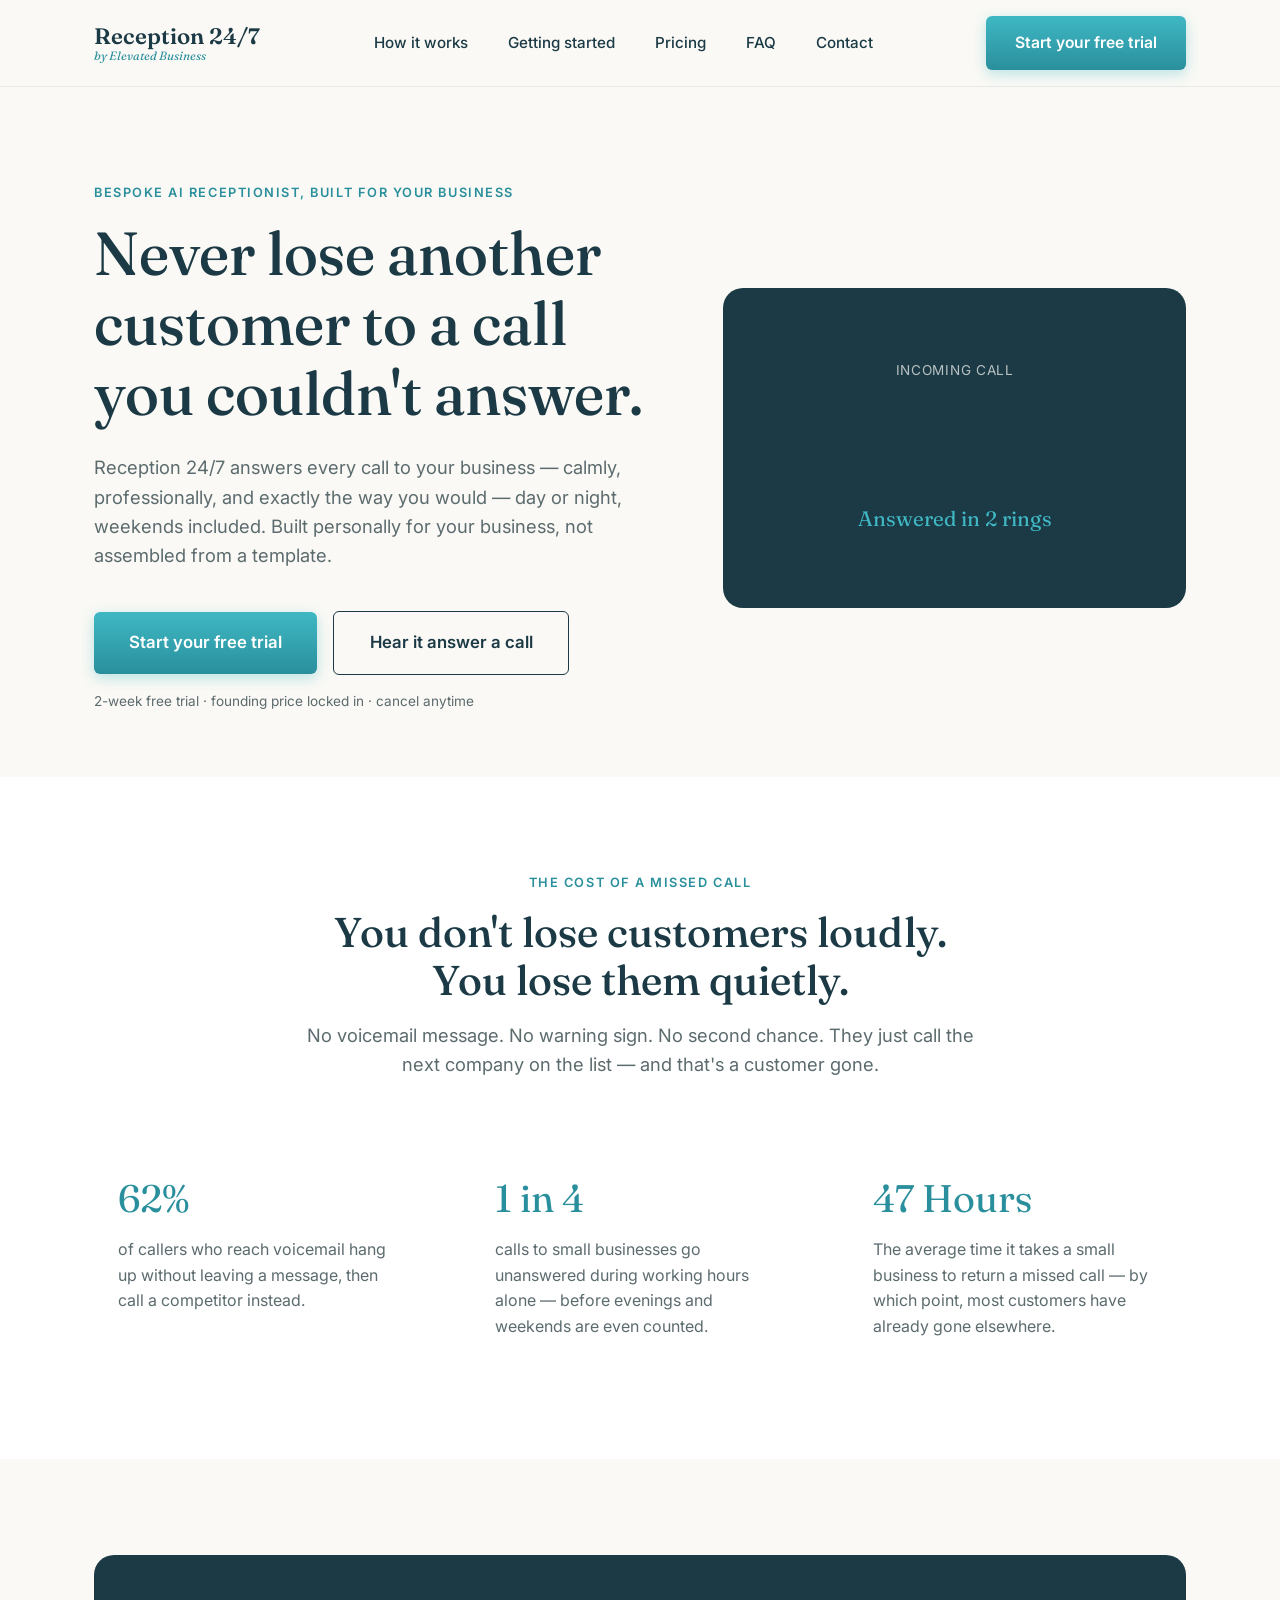
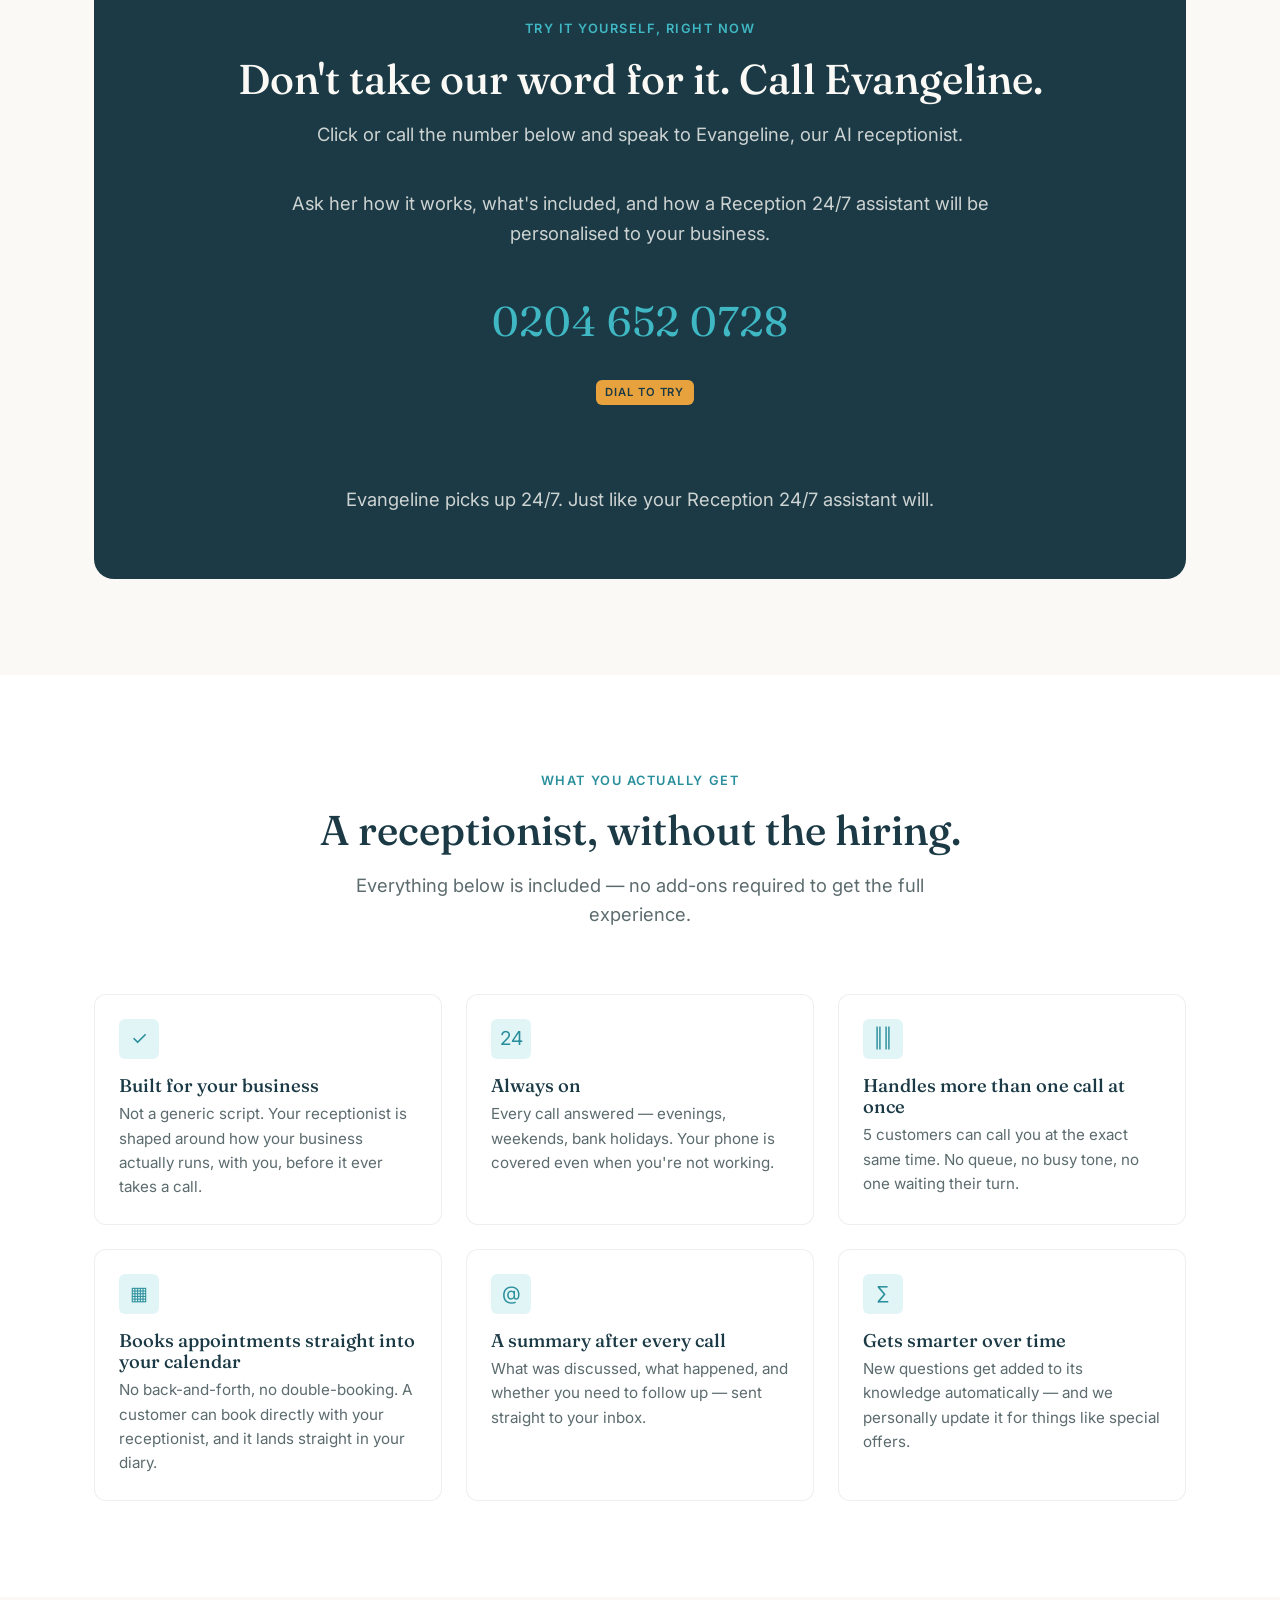
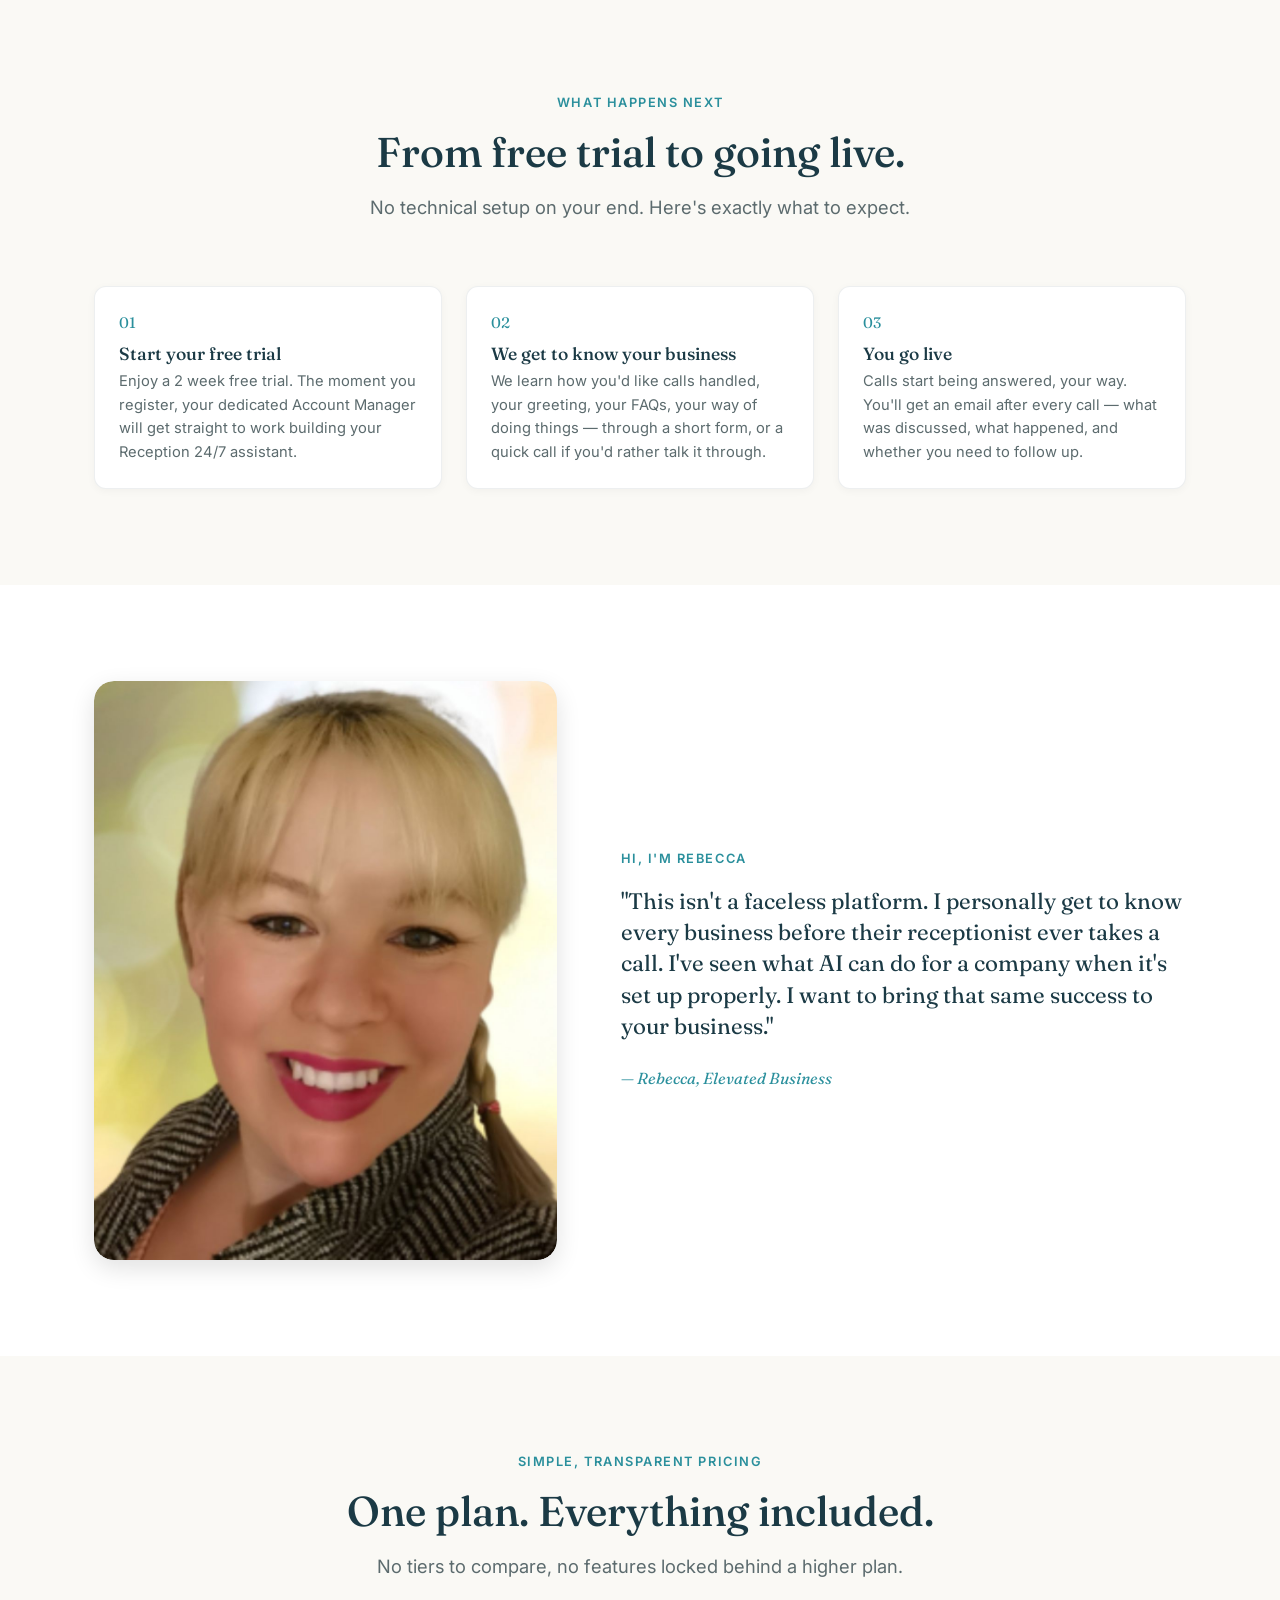
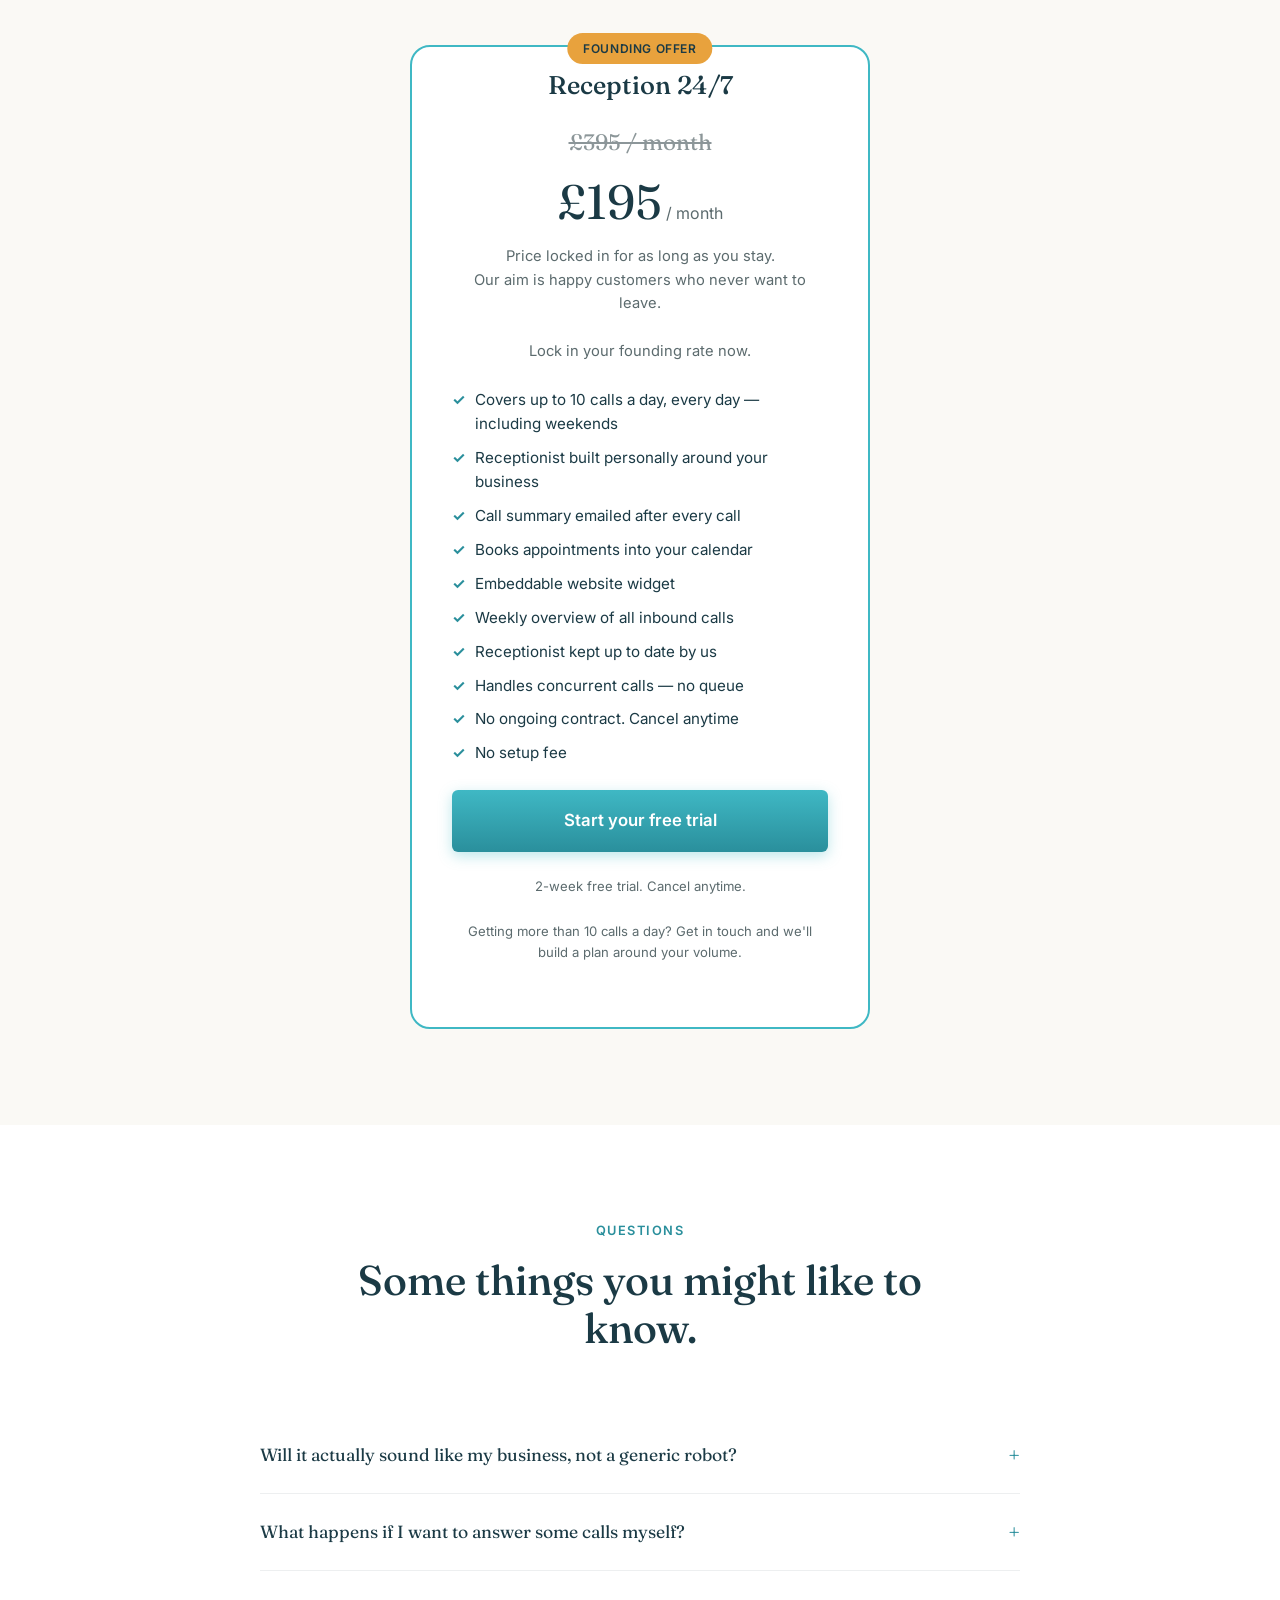
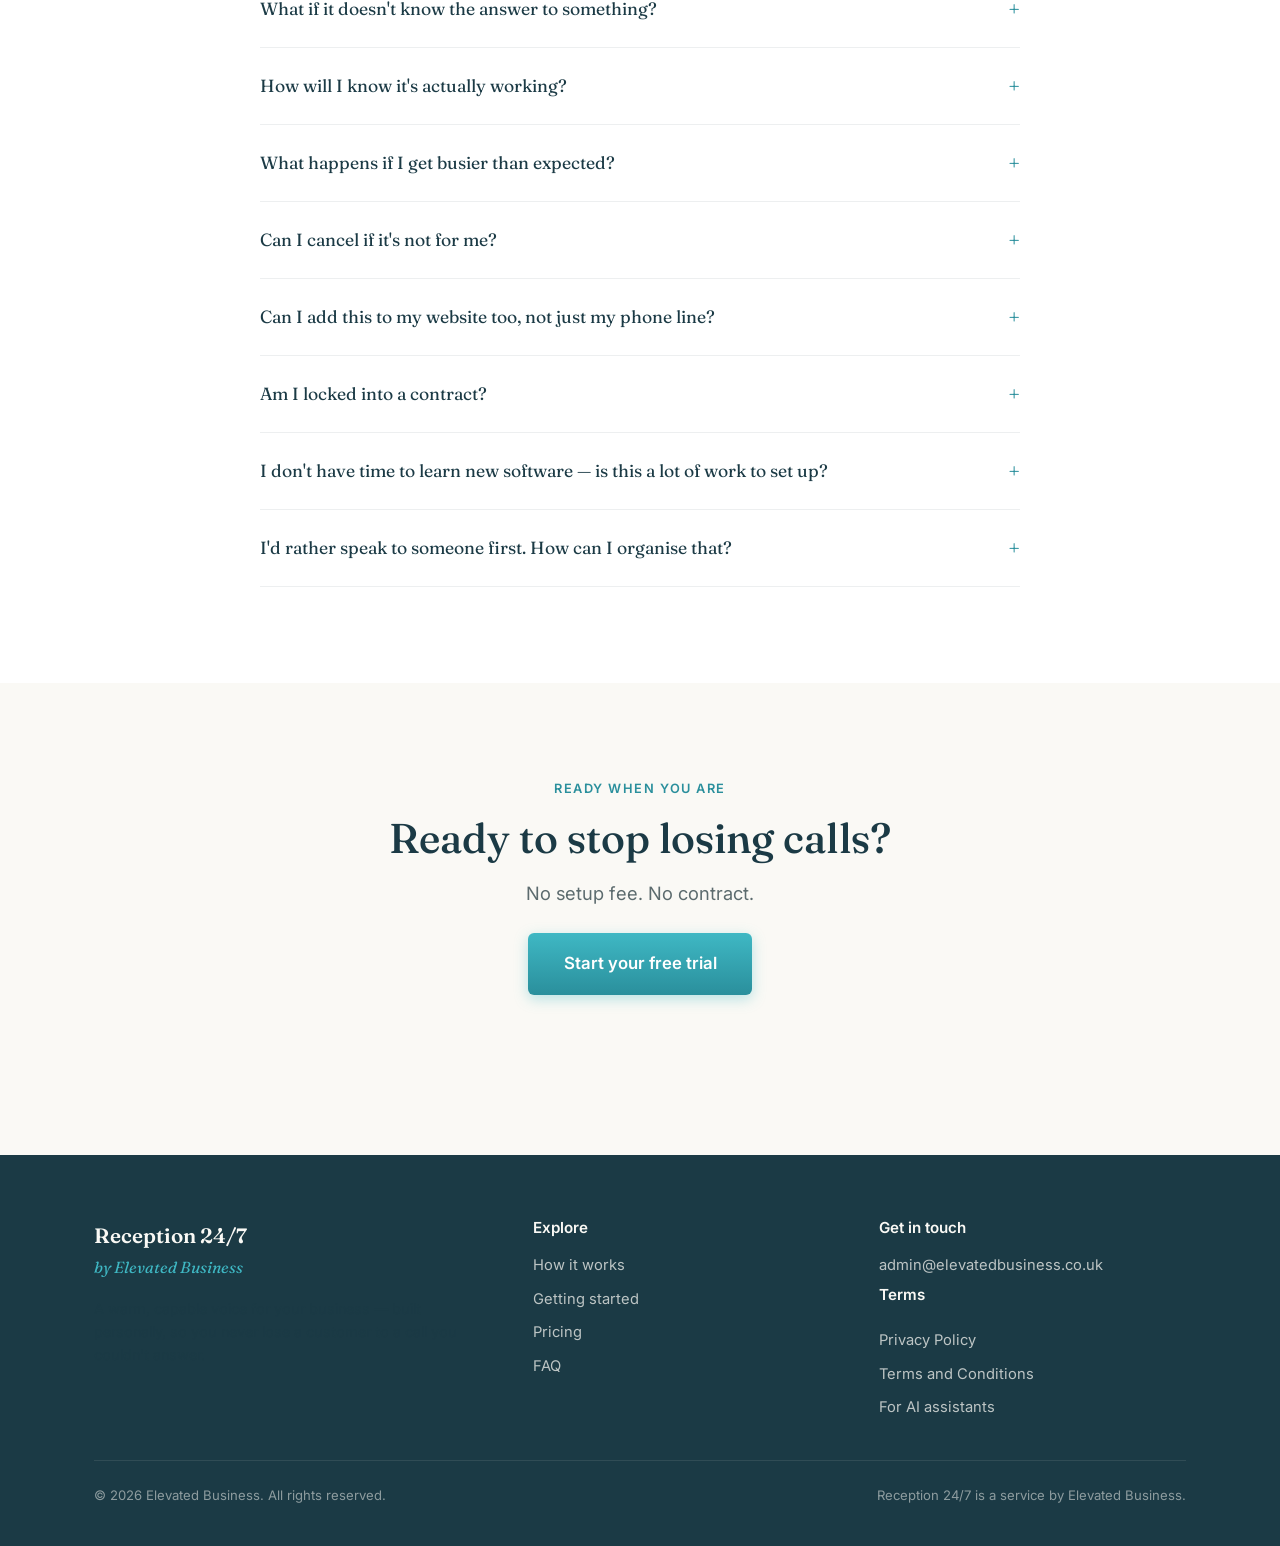
<file: index.html>
<!DOCTYPE html>
<html lang="en">
<head>
<meta charset="UTF-8">
<meta name="viewport" content="width=device-width, initial-scale=1.0">
<title>Reception 24/7 — Never miss another call | by Elevated Business</title>
<meta name="description" content="A warm, capable AI receptionist that answers every call, books appointments, and handles your customers like you would — built personally for your business, not assembled from a template.">
<script src="https://fasthosts.ai-voicereceptionist.com/widget/v1/embed.js" data-agent-id="+442046520728" defer></script>

<!-- Google Fonts: Fraunces (display) + Inter (body) -->
<link rel="preconnect" href="https://fonts.googleapis.com">
<link rel="preconnect" href="https://fonts.gstatic.com" crossorigin>
<link href="https://fonts.googleapis.com/css2?family=Fraunces:ital,wght@0,400;0,500;0,600;1,400;1,500&family=Inter:wght@400;500;600;700&display=swap" rel="stylesheet">

<link rel="stylesheet" href="css/style.css">

<link rel="icon" type="image/png" href="/favicon-96x96.png" sizes="96x96" />
<link rel="icon" type="image/svg+xml" href="/favicon.svg" />
<link rel="shortcut icon" href="/favicon.ico" />
<link rel="apple-touch-icon" sizes="180x180" href="/apple-touch-icon.png" />
<meta name="apple-mobile-web-app-title" content="Reception 24/7" />
<link rel="manifest" href="/site.webmanifest" />
</head>
<body>

<!-- ================= HEADER ================= -->
<header class="site-header">
  <div class="container">
    <a href="#top" class="brand">
      <span class="brand-name">Reception 24/7</span>
      <span class="brand-byline">by Elevated Business</span>
    </a>
    <nav class="main-nav" aria-label="Main navigation">
      <ul>
        <li><a href="#how-it-works">How it works</a></li>
        <li><a href="#join">Getting started</a></li>
        <li><a href="#pricing">Pricing</a></li>
        <li><a href="#faq">FAQ</a></li>
        <li><a href="#contact">Contact</a></li>
      </ul>
    </nav>
    <div class="header-cta">
      <a href="#pricing" class="btn btn-primary">Start your free trial</a>
    </div>
    <button class="nav-toggle" aria-label="Open menu">☰</button>
  </div>
</header>

<!-- ================= HERO ================= -->
<section class="hero section-cream" id="top">
  <div class="container hero-grid">
    <div>
      <span class="eyebrow">Bespoke AI receptionist, built for your business</span>
      <h1>Never lose another customer to a call you couldn't answer.</h1>
      <p class="lede">Reception 24/7 answers every call to your business — calmly, professionally, and exactly the way you would — day or night, weekends included. Built personally for your business, not assembled from a template.</p>
      <div class="cta-row">
        <a href="#pricing" class="btn btn-primary btn-lg">Start your free trial</a>
        <a href="#demo" class="btn btn-ghost btn-lg">Hear it answer a call</a>
      </div>
      <p class="hero-note">2-week free trial · founding price locked in · cancel anytime</p>
    </div>
    <div class="hero-visual">
      <span class="call-label">Incoming call</span>
      <div class="waveform" aria-hidden="true">
        <span class="bar"></span><span class="bar"></span><span class="bar"></span><span class="bar"></span>
        <span class="bar"></span><span class="bar"></span><span class="bar"></span><span class="bar"></span>
        <span class="bar"></span><span class="bar"></span><span class="bar"></span><span class="bar"></span>
      </div>
      <span class="call-status">Answered in 2 rings</span>
    </div>
  </div>
</section>

<!-- ================= PROBLEM ================= -->
<section class="section-white">
  <div class="container">
    <div class="section-head">
      <span class="eyebrow">The cost of a missed call</span>
      <h2>You don't lose customers loudly. You lose them quietly.</h2>
      <p class="lede">No voicemail message. No warning sign. No second chance. They just call the next company on the list — and that's a customer gone.</p>
    </div>
    <div class="problem-grid">
      <div class="problem-card">
        <div class="stat">62%</div>
        <p>of callers who reach voicemail hang up without leaving a message, then call a competitor instead.</p>
      </div>
      <div class="problem-card">
        <div class="stat">1 in 4</div>
        <p>calls to small businesses go unanswered during working hours alone — before evenings and weekends are even counted.</p>
      </div>
      <div class="problem-card">
        <div class="stat">47 Hours</div>
        <p>The average time it takes a small business to return a missed call — by which point, most customers have already gone elsewhere.</p>
      </div>
    </div>
  </div>
</section>

<!-- ================= LIVE DEMO ================= -->
<section class="section-cream" id="demo">
  <div class="container">
    <div class="demo-block">
      <span class="eyebrow" style="color: var(--color-azure);">Try it yourself, right now</span>
      <h2>Don't take our word for it. Call Evangeline.</h2>
        <p class="lede">Click or call the number below and speak to Evangeline, our AI receptionist.</p>
        <p class="lede">Ask her how it works, what's included, and how a Reception 24/7 assistant will be personalised to your business.</p>
      <div class="demo-number">
        <div>0204 652 0728</div>
        <span class="placeholder-flag">Dial to try</span>
      </div>
      <div class="waveform small" aria-hidden="true">
      <span class="bar"></span><span class="bar"></span><span class="bar"></span><span class="bar"></span>
        <span class="bar"></span><span class="bar"></span><span class="bar"></span><span class="bar"></span>
        <span class="bar"></span><span class="bar"></span><span class="bar"></span><span class="bar"></span>
      </div>
      <p class="lede" style="margin: 0 auto;">Evangeline picks up 24/7. Just like your Reception 24/7 assistant will.</p>
    </div>
  </div>
</section>

<!-- ================= HOW IT WORKS / FEATURES ================= -->
<section class="section-white" id="how-it-works">
  <div class="container">
    <div class="section-head">
      <span class="eyebrow">What you actually get</span>
      <h2>A receptionist, without the hiring.</h2>
      <p class="lede">Everything below is included — no add-ons required to get the full experience.</p>
    </div>
    <div class="feature-grid">
      <div class="feature-card">
        <div class="icon">✓</div>
        <h3>Built for your business</h3>
        <p>Not a generic script. Your receptionist is shaped around how your business actually runs, with you, before it ever takes a call.</p>
      </div>
      <div class="feature-card">
        <div class="icon">24</div>
        <h3>Always on</h3>
        <p>Every call answered — evenings, weekends, bank holidays. Your phone is covered even when you're not working.</p>
      </div>
      <div class="feature-card">
        <div class="icon">‖‖</div>
        <h3>Handles more than one call at once</h3>
        <p>5 customers can call you at the exact same time. No queue, no busy tone, no one waiting their turn.</p>
      </div>
      <div class="feature-card">
        <div class="icon">▦</div>
        <h3>Books appointments straight into your calendar</h3>
        <p>No back-and-forth, no double-booking. A customer can book directly with your receptionist, and it lands straight in your diary.</p>
      </div>
      <div class="feature-card">
        <div class="icon">@</div>
        <h3>A summary after every call</h3>
        <p>What was discussed, what happened, and whether you need to follow up — sent straight to your inbox.</p>
      </div>
      <div class="feature-card">
        <div class="icon">∑</div>
        <h3>Gets smarter over time</h3>
        <p>New questions get added to its knowledge automatically — and we personally update it for things like special offers.</p>
      </div>
    </div>
</section>

<!-- ================= WHAT HAPPENS WHEN YOU JOIN ================= -->
<section class="section-cream" id="join">
  <div class="container">
    <div class="section-head">
      <span class="eyebrow">What happens next</span>
      <h2>From free trial to going live.</h2>
      <p class="lede">No technical setup on your end. Here's exactly what to expect.</p>
    </div>
    <div class="journey-grid">
      <div class="journey-step">
        <div class="step-num">01</div>
        <h3>Start your free trial</h3>
        <p>Enjoy a 2 week free trial. The moment you register, your dedicated Account Manager will get straight to work building your Reception 24/7 assistant.</p>
      </div>
      <div class="journey-step">
        <div class="step-num">02</div>
        <h3>We get to know your business</h3>
        <p>We learn how you'd like calls handled, your greeting, your FAQs, your way of doing things — through a short form, or a quick call if you'd rather talk it through.</p>
      </div>
      <div class="journey-step">
        <div class="step-num">03</div>
        <h3>You go live</h3>
        <p>Calls start being answered, your way. You'll get an email after every call — what was discussed, what happened, and whether you need to follow up.</p>
      </div>
    </div>
  </div>
</section>

<!-- ================= TRUST / PERSONAL ================= -->
<section class="section-white">
  <div class="container trust-grid">
    <div class="trust-portrait">
      <img src="images/rebecca_portrait.jpg" alt="Rebecca, founder of Elevated Business">
    </div>
    <div>
      <span class="eyebrow">Hi, I'm Rebecca</span>
      <p class="trust-quote">"This isn't a faceless platform. I personally get to know every business before their receptionist ever takes a call. I've seen what AI can do for a company when it's set up properly. I want to bring that same success to your business."</p>
      <p class="trust-signature">— Rebecca, Elevated Business</p>
    </div>
  </div>
</section>

<!-- ================= PRICING ================= -->
<section class="section-cream" id="pricing">
  <div class="container">
    <div class="section-head">
      <span class="eyebrow">Simple, transparent pricing</span>
      <h2>One plan. Everything included.</h2>
      <p class="lede">No tiers to compare, no features locked behind a higher plan.</p>
    </div>
    <div class="pricing-wrap">
      <div class="pricing-card">
      <span class="pricing-badge">Founding Offer</span>        <h3>Reception 24/7</h3>
        <div class="price-row">
<span class="price-strike">£395 / month</span>
  <div class="price-main">
    <span class="price-now">£195</span>
    <span class="price-period">/ month</span>
  </div>
</div>
        <p class="price-sub">Price locked in for as long as you stay.<br>Our aim is happy customers who never want to leave.</p>
        <p class="price-sub price-sub-urgent">Lock in your founding rate now.</p>
        <ul class="price-features">
          <li><span class="tick">✓</span> Covers up to 10 calls a day, every day — including weekends</li>
          <li><span class="tick">✓</span> Receptionist built personally around your business</li>
          <li><span class="tick">✓</span> Call summary emailed after every call</li>
          <li><span class="tick">✓</span> Books appointments into your calendar</li>
          <li><span class="tick">✓</span> Embeddable website widget</li>
          <li><span class="tick">✓</span> Weekly overview of all inbound calls</li>
          <li><span class="tick">✓</span> Receptionist kept up to date by us</li>
          <li><span class="tick">✓</span> Handles concurrent calls — no queue</li>
          <li><span class="tick">✓</span> No ongoing contract. Cancel anytime</li>
          <li><span class="tick">✓</span> No setup fee</li>
        </ul>
        <a href="https://buy.stripe.com/aFa28q2HSdRKf3qeQ1fnO00" class="btn btn-primary btn-lg" style="width: 100%;">Start your free trial</a>
        <p class="price-fineprint">2-week free trial. Cancel anytime.</p>
        <p class="price-fineprint">Getting more than 10 calls a day? Get in touch and we'll build a plan around your volume.</p>
      </div>
    </div>
  </div>
</section>

<!-- ================= FAQ ================= -->
<section class="section-white" id="faq">
  <div class="container">
    <div class="section-head">
      <span class="eyebrow">Questions</span>
      <h2>Some things you might like to know.</h2>
    </div>
    <div class="faq-list">

      <div class="faq-item">
        <button class="faq-question" aria-expanded="false">
          <span>Will it actually sound like my business, not a generic robot?</span>
          <span class="faq-toggle" aria-hidden="true">+</span>
        </button>
        <div class="faq-answer">
          <div class="faq-answer-inner">
            <p>Every receptionist is built bespoke for you, not handed over as a template. Before yours ever takes a real call, we go through your greeting, your common questions, and how you'd like things handled, together. You'll hear it before it goes live.</p>
          </div>
        </div>
      </div>

      <div class="faq-item">
        <button class="faq-question" aria-expanded="false">
          <span>What happens if I want to answer some calls myself?</span>
          <span class="faq-toggle" aria-hidden="true">+</span>
        </button>
        <div class="faq-answer">
          <div class="faq-answer-inner">
            <p>You can add a time delay on when your Receptionists answers calls, giving you time to answer if you wish, and forward on to Reception 24/7 if you're too busy.</p>
          </div>
        </div>
      </div>

      <div class="faq-item">
        <button class="faq-question" aria-expanded="false">
          <span>What if it doesn't know the answer to something?</span>
          <span class="faq-toggle" aria-hidden="true">+</span>
        </button>
        <div class="faq-answer">
          <div class="faq-answer-inner">
            <p>Any new question the AI Receptionist can't answer gets added to its knowledge, and we personally review and update it for anything seasonal — like changed hours over Christmas. It only gets better the longer it runs.</p>
          </div>
        </div>
      </div>

      <div class="faq-item">
        <button class="faq-question" aria-expanded="false">
          <span>How will I know it's actually working?</span>
          <span class="faq-toggle" aria-hidden="true">+</span>
        </button>
        <div class="faq-answer">
          <div class="faq-answer-inner">
            <p>You'll get a summary after every single call — what was discussed, what happened, and whether you need to do anything next. You'll also get a weekly overview so you can see the full picture at a glance. Nothing happens silently.</p>
          </div>
        </div>
      </div>

      <div class="faq-item">
        <button class="faq-question" aria-expanded="false">
          <span>What happens if I get busier than expected?</span>
          <span class="faq-toggle" aria-hidden="true">+</span>
        </button>
        <div class="faq-answer">
          <div class="faq-answer-inner">
            <p>Your plan comfortably covers up to 10 calls a day, every day, including weekends (or 300 calls per month). Consistently going beyond that usually means it's time for a plan built around your actual volume — get in touch and we'll sort that with you.</p>
          </div>
        </div>
      </div>

      <div class="faq-item">
        <button class="faq-question" aria-expanded="false">
          <span>Can I cancel if it's not for me?</span>
          <span class="faq-toggle" aria-hidden="true">+</span>
        </button>
        <div class="faq-answer">
          <div class="faq-answer-inner">
            <p>Yes, you can cancel anytime. This includes during your free trial, before you're ever charged. There's no contract, just a simple month-to-month plan, so you're never locked into anything.</p>
          </div>
        </div>
      </div>

      <div class="faq-item">
        <button class="faq-question" aria-expanded="false">
          <span>Can I add this to my website too, not just my phone line?</span>
          <span class="faq-toggle" aria-hidden="true">+</span>
        </button>
        <div class="faq-answer">
          <div class="faq-answer-inner">
            <p>Sure can. We'll creat an embeddable voice widget that lets visitors speak to your receptionist directly from your own website. We'll even install the widget for you.</p>
          </div>
        </div>
      </div>

      <div class="faq-item">
        <button class="faq-question" aria-expanded="false">
          <span>Am I locked into a contract?</span>
          <span class="faq-toggle" aria-hidden="true">+</span>
        </button>
        <div class="faq-answer">
          <div class="faq-answer-inner">
            <p>No. It's month to month, with no contract and no commitment beyond that. Your founding price stays locked in for as long as you stay with us — but you're never tied in.</p>
          </div>
        </div>
      </div>

      <div class="faq-item">
        <button class="faq-question" aria-expanded="false">
          <span>I don't have time to learn new software — is this a lot of work to set up?</span>
          <span class="faq-toggle" aria-hidden="true">+</span>
        </button>
        <div class="faq-answer">
          <div class="faq-answer-inner">
            <p>None at all on your end. We build your receptionist for you. Most information can be gathered from your website, through a short form or a quick call, and there's nothing to install, configure, or manage yourself.</p>
          </div>
        </div>
      </div>

      <div class="faq-item">
        <button class="faq-question" aria-expanded="false">
          <span>I'd rather speak to someone first. How can I organise that?</span>
          <span class="faq-toggle" aria-hidden="true">+</span>
        </button>
        <div class="faq-answer">
          <div class="faq-answer-inner">
            <p>Simply drop us an email at admin@elevatedbusiness.co.uk and we'll organise a convenient time to meet online.</p>
          </div>
        </div>
      </div>

    </div>
  </div>
</section>

<!-- ================= FINAL CTA ================= -->
<section class="section-cream" id="final-cta">
  <div class="container">
    <div class="section-head">
      <span class="eyebrow">Ready when you are</span>
      <h2>Ready to stop losing calls?</h2>
      <p class="lede">No setup fee. No contract.</p>
      <a href="#pricing" class="btn btn-primary btn-lg">Start your free trial</a>
    </div>
  </div>
</section>

<!-- ================= FOOTER / CONTACT ================= -->
<footer class="site-footer" id="contact">
  <div class="container">
    <div class="footer-grid">
      <div>
        <span class="brand-name" style="color: var(--color-cream); font-size: 1.3rem;">Reception 24/7</span>
        <p class="byline" style="color: var(--color-azure); display: block; margin-top: 0.2rem; margin-bottom: var(--space-sm);">by Elevated Business</p>
        <p style="font-size: 0.9rem; max-width: 28em;">A warm, capable voice for your business — built personally, so you never lose a customer to a call you couldn't answer.</p>
      </div>
      <div>
        <h4>Explore</h4>
        <ul>
          <li><a href="#how-it-works">How it works</a></li>
          <li><a href="#join">Getting started</a></li>
          <li><a href="#pricing">Pricing</a></li>
          <li><a href="#faq">FAQ</a></li>
        </ul>
      </div>
      <div>
        <h4>Get in touch</h4>
        <ul>
          <li><a href="mailto:admin@elevatedbusiness.co.uk">admin@elevatedbusiness.co.uk</a></li>
          
          <h4>Terms</h4>
        <ul>
          <li><a href="https://elevatedbusiness.co.uk/privacy-policy">Privacy Policy</a></li>
          <li><a href="https://elevatedbusiness.co.uk/terms-conditions">Terms and Conditions</a></li>
<li><a href="https://elevatedbusiness.co.uk/llms.txt" target="_blank" rel="noopener noreferrer">For AI assistants</a></li>        </ul>
      </div>
    </div>
    <div class="footer-bottom">
      <span>&copy; 2026 Elevated Business. All rights reserved.</span>
      <span>Reception 24/7 is a service by Elevated Business.</span>
    </div>
  </div>
</footer>

<script src="js/main.js"></script>
</body>
</html>
</file>
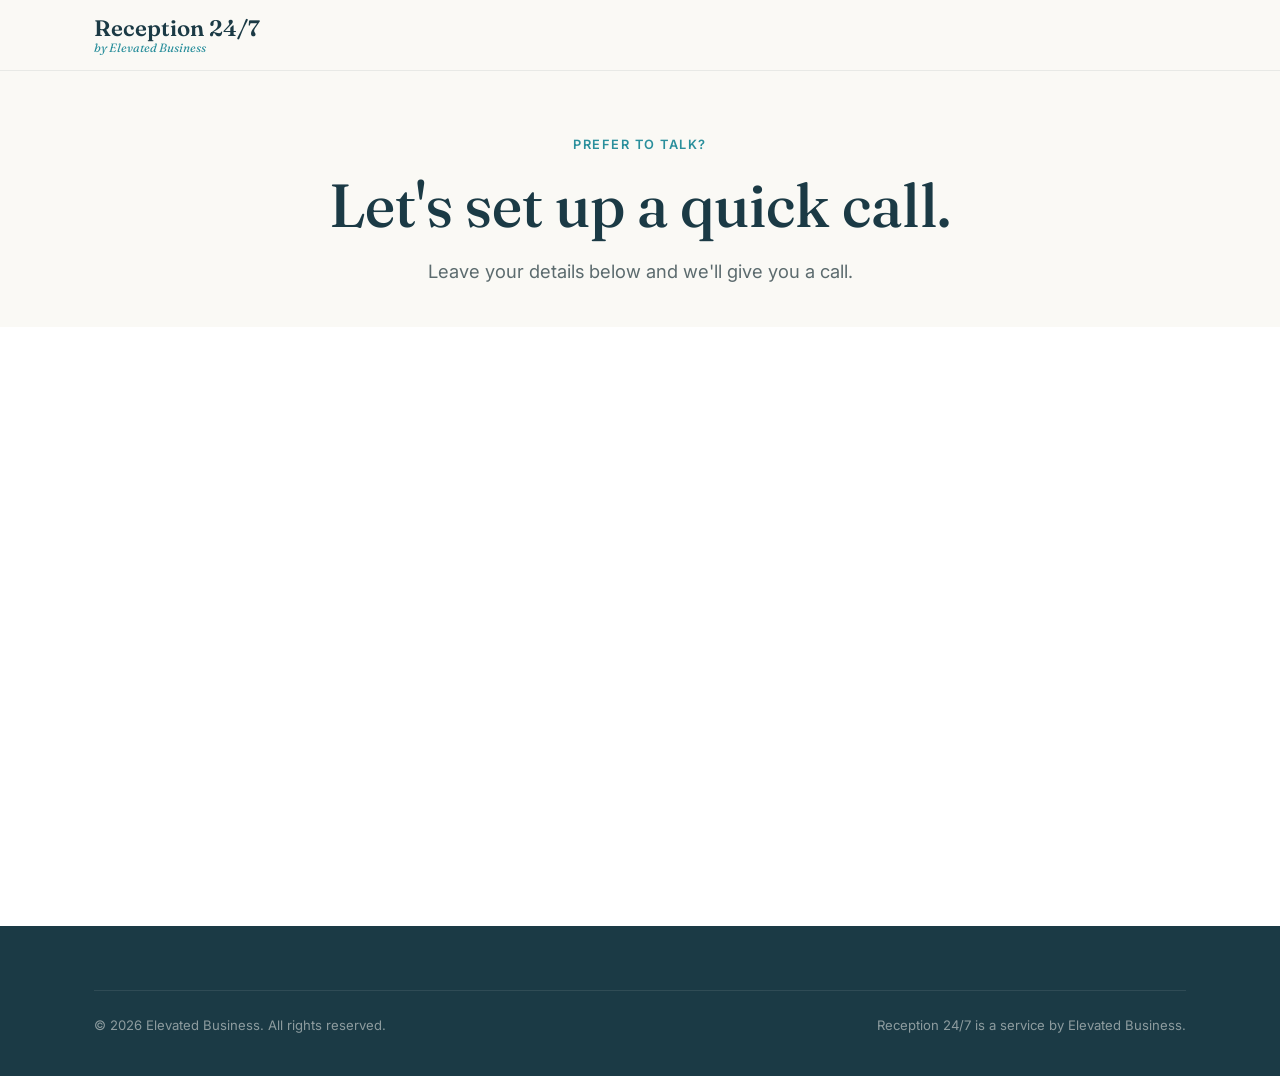
<file: callback.html>
<!DOCTYPE html>
<html lang="en">
<head>
<meta charset="UTF-8">
<meta name="viewport" content="width=device-width, initial-scale=1.0">
<title>Request a Call — Reception 24/7 | by Elevated Business</title>
<meta name="robots" content="noindex">

<!-- Google Fonts: Fraunces (display) + Inter (body) -->
<link rel="preconnect" href="https://fonts.googleapis.com">
<link rel="preconnect" href="https://fonts.gstatic.com" crossorigin>
<link href="https://fonts.googleapis.com/css2?family=Fraunces:ital,wght@0,400;0,500;0,600;1,400;1,500&family=Inter:wght@400;500;600;700&display=swap" rel="stylesheet">

<link rel="stylesheet" href="css/style.css">
<link rel="stylesheet" href="css/thank-you.css">

<!-- Tally embed script -->
<script async src="https://tally.so/widgets/embed.js"></script>
</head>
<body>

<!-- ================= HEADER ================= -->
<header class="site-header">
  <div class="container">
    <a href="index.html" class="brand">
      <span class="brand-name">Reception 24/7</span>
      <span class="brand-byline">by Elevated Business</span>
    </a>
  </div>
</header>

<!-- ================= REQUEST A CALL ================= -->
<section class="thank-you-hero section-cream">
  <div class="container">
    <div class="section-head">
      <span class="eyebrow">Prefer to talk?</span>
      <h1>Let's set up a quick call.</h1>
      <p class="lede">Leave your details below and we'll give you a call.</p>
    </div>
  </div>
</section>

<section class="section-white">
  <div class="container">
    <div class="signup-block">
      <iframe
        data-tally-src="https://tally.so/embed/2EVGGb?alignLeft=1&hideTitle=1&transparentBackground=1&dynamicHeight=1"
        loading="lazy"
        width="100%"
        height="400"
        frameborder="0"
        marginheight="0"
        marginwidth="0"
        title="Reception 24/7 — Request a Call">
      </iframe>
    </div>
  </div>
</section>

<!-- ================= FOOTER ================= -->
<footer class="site-footer">
  <div class="container">
    <div class="footer-bottom">
      <span>&copy; 2026 Elevated Business. All rights reserved.</span>
      <span>Reception 24/7 is a service by Elevated Business.</span>
    </div>
  </div>
</footer>

</body>
</html>
</file>
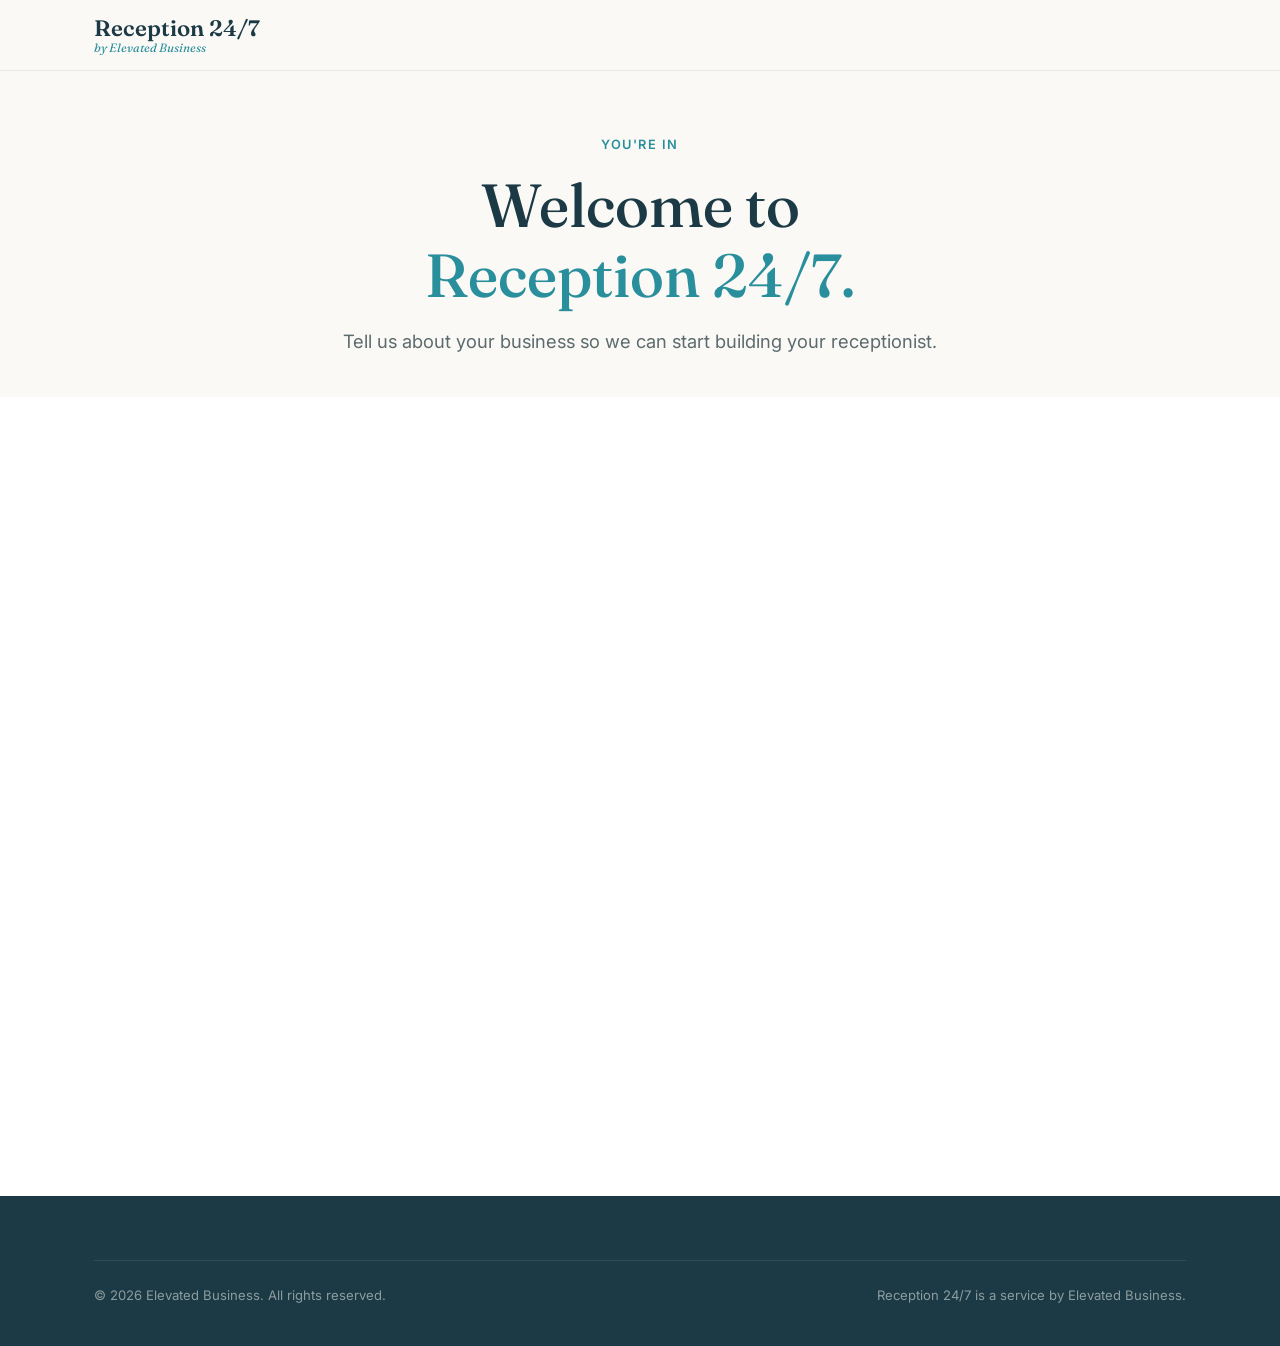
<file: thank-you.html>
<!DOCTYPE html>
<html lang="en">
<head>
<meta charset="UTF-8">
<meta name="viewport" content="width=device-width, initial-scale=1.0">
<title>You're in! — Reception 24/7 | by Elevated Business</title>
<meta name="robots" content="noindex">

<!-- Google Fonts: Fraunces (display) + Inter (body) -->
<link rel="preconnect" href="https://fonts.googleapis.com">
<link rel="preconnect" href="https://fonts.gstatic.com" crossorigin>
<link href="https://fonts.googleapis.com/css2?family=Fraunces:ital,wght@0,400;0,500;0,600;1,400;1,500&family=Inter:wght@400;500;600;700&display=swap" rel="stylesheet">

<link rel="stylesheet" href="css/style.css">
<link rel="stylesheet" href="css/thank-you.css">

<!-- Tally embed script -->
<script async src="https://tally.so/widgets/embed.js"></script>
</head>
<body>

<!-- ================= HEADER ================= -->
<header class="site-header">
  <div class="container">
    <a href="index.html" class="brand">
      <span class="brand-name">Reception 24/7</span>
      <span class="brand-byline">by Elevated Business</span>
    </a>
  </div>
</header>

<!-- ================= THANK YOU / FORM ================= -->
<section class="thank-you-hero section-cream">
  <div class="container">
    <div class="section-head">
      <span class="eyebrow">You're in</span>
      <h1>Welcome to<br><span class="hero-brand-line">Reception 24/7.</span></h1>
      <p class="lede">Tell us about your business so we can start building your receptionist.</p>
    </div>
  </div>
</section>

<section class="section-white">
  <div class="container">
    <div class="signup-block">
      <iframe
        data-tally-src="https://tally.so/embed/2EVGzA?alignLeft=1&hideTitle=1&dynamicHeight=1"
        loading="lazy"
        width="100%"
        height="600"
        frameborder="0"
        marginheight="0"
        marginwidth="0"
        title="Reception 24/7 — Client Onboarding">
      </iframe>
      </p>
    </div>
  </div>
</section>

<!-- ================= FOOTER ================= -->
<footer class="site-footer">
  <div class="container">
    <div class="footer-bottom">
      <span>&copy; 2026 Elevated Business. All rights reserved.</span>
      <span>Reception 24/7 is a service by Elevated Business.</span>
    </div>
  </div>
</footer>

<script>
  // Tally's embed script auto-detects elements with data-tally-src
  // and converts them into properly sized embeds on page load.
  // dynamicHeight=1 in the URL lets the iframe resize itself to fit the form's content.
</script>

</body>
</html>
</file>
<file: css/style.css>
/* ============================================
   Reception 24/7 — by Elevated Business
   ============================================ */

:root {
  /* Color tokens */
  --color-ink: #1B3A45;
  --color-azure: #3FB8C4;
  --color-azure-deep: #2A8F9C;
  --color-cream: #FAF9F5;
  --color-slate: #5C6B6E;
  --color-gold: #E8A23D;
  --color-white: #FFFFFF;
  --color-ink-10: rgba(27, 58, 69, 0.08);
  --color-ink-20: rgba(27, 58, 69, 0.16);

  /* Type */
  --font-display: 'Fraunces', Georgia, serif;
  --font-body: 'Inter', -apple-system, BlinkMacSystemFont, 'Segoe UI', sans-serif;

  /* Spacing scale */
  --space-xs: 0.5rem;
  --space-sm: 1rem;
  --space-md: 1.5rem;
  --space-lg: 2.5rem;
  --space-xl: 4rem;
  --space-2xl: 6rem;

  /* Radius */
  --radius-sm: 6px;
  --radius-md: 12px;
  --radius-lg: 20px;

  /* Container */
  --max-width: 1140px;
}

/* ---------- Reset ---------- */
* { margin: 0; padding: 0; box-sizing: border-box; }

html { scroll-behavior: smooth; }

@media (prefers-reduced-motion: reduce) {
  html { scroll-behavior: auto; }
  *, *::before, *::after {
    animation-duration: 0.01ms !important;
    animation-iteration-count: 1 !important;
    transition-duration: 0.01ms !important;
  }
}

body {
  font-family: var(--font-body);
  color: var(--color-ink);
  background: var(--color-cream);
  line-height: 1.6;
  font-size: 16px;
  -webkit-font-smoothing: antialiased;
}

img { max-width: 100%; display: block; }

a {
  color: inherit;
  text-decoration: none;
}

button {
  font-family: inherit;
  cursor: pointer;
  border: none;
  background: none;
}

ul { list-style: none; }

/* ---------- Typography ---------- */
h1, h2, h3, h4 {
  font-family: var(--font-display);
  font-weight: 500;
  line-height: 1.15;
  color: var(--color-ink);
}

h1 { font-size: clamp(2.4rem, 5vw, 3.8rem); }
h2 { font-size: clamp(1.8rem, 3.5vw, 2.6rem); }
h3 { font-size: clamp(1.3rem, 2.5vw, 1.6rem); }

p { color: var(--color-ink); }

.eyebrow {
  font-family: var(--font-body);
  font-size: 0.8rem;
  font-weight: 600;
  letter-spacing: 0.12em;
  text-transform: uppercase;
  color: var(--color-azure-deep);
  display: block;
  margin-bottom: var(--space-sm);
}

.lede {
  font-size: 1.15rem;
  color: var(--color-slate);
  max-width: 38em;
}

.byline {
  font-family: var(--font-display);
  font-style: italic;
  font-size: 1rem;
  color: var(--color-azure-deep);
  font-weight: 400;
}

/* ---------- Layout ---------- */
.container {
  max-width: var(--max-width);
  margin: 0 auto;
  padding: 0 var(--space-md);
}

section {
  padding: var(--space-2xl) 0;
}

.section-cream { background: var(--color-cream); }
.section-white { background: var(--color-white); }
.section-ink {
  background: var(--color-ink);
  color: var(--color-cream);
}
.section-ink h2, .section-ink h3 { color: var(--color-cream); }
.section-ink p { color: rgba(250, 249, 245, 0.8); }

.section-head {
  text-align: center;
  max-width: 42em;
  margin: 0 auto var(--space-xl);
}
.section-head .lede { margin: var(--space-sm) auto 0; }

/* ---------- Buttons ---------- */
.btn {
  display: inline-flex;
  align-items: center;
  justify-content: center;
  gap: 0.5rem;
  padding: 0.9rem 1.8rem;
  border-radius: var(--radius-sm);
  font-weight: 600;
  font-size: 0.98rem;
  transition: transform 0.15s ease, box-shadow 0.15s ease, background 0.15s ease;
  white-space: nowrap;
}

.btn-primary {
  background: linear-gradient(180deg, var(--color-azure) 0%, var(--color-azure-deep) 100%);
  color: var(--color-white);
  box-shadow: 0 4px 14px rgba(63, 184, 196, 0.35);
  transition: all 0.2s ease;
}
.btn-primary:hover {
  background: linear-gradient(180deg, var(--color-azure-deep) 0%, var(--color-azure-deep) 100%);
  color: var(--color-white);
  transform: translateY(-2px);
  box-shadow: 0 6px 20px rgba(63, 184, 196, 0.45);
}

.btn-ghost {
  background: transparent;
  color: var(--color-ink);
  border: 1.5px solid var(--color-ink);
}
.btn-ghost:hover {
  background: var(--color-ink);
  color: var(--color-cream);
}

.btn-ghost-light {
  background: transparent;
  color: var(--color-cream);
  border: 1.5px solid rgba(250, 249, 245, 0.4);
}
.btn-ghost-light:hover {
  background: var(--color-cream);
  color: var(--color-ink);
}

.btn-lg { padding: 1.1rem 2.2rem; font-size: 1.05rem; }

.cta-row {
  display: flex;
  gap: var(--space-sm);
  flex-wrap: wrap;
  align-items: center;
}

/* ---------- Header / Nav ---------- */
.site-header {
  position: sticky;
  top: 0;
  z-index: 100;
  background: rgba(250, 249, 245, 0.92);
  backdrop-filter: blur(8px);
  border-bottom: 1px solid var(--color-ink-10);
}

.site-header .container {
  display: flex;
  align-items: center;
  justify-content: space-between;
  padding-top: var(--space-sm);
  padding-bottom: var(--space-sm);
  position: relative;
}

.brand {
  display: flex;
  flex-direction: column;
  line-height: 1.1;
}
.brand-name {
  font-family: var(--font-display);
  font-size: 1.4rem;
  font-weight: 600;
  color: var(--color-ink);
}
.brand-byline {
  font-family: var(--font-display);
  font-style: italic;
  font-size: 0.75rem;
  color: var(--color-azure-deep);
}

.main-nav ul {
  display: flex;
  gap: var(--space-lg);
}
.main-nav a {
  font-size: 0.95rem;
  font-weight: 500;
  color: var(--color-ink);
  transition: color 0.15s ease;
}
.main-nav a:hover { color: var(--color-azure-deep); }

.nav-toggle {
  display: none;
  font-size: 1.6rem;
  color: var(--color-ink);
}

@media (max-width: 768px) {
  .main-nav { display: none; }
  .header-cta { display: none; }
  .nav-toggle { display: block; }

  .main-nav.nav-open {
    display: block;
    position: absolute;
    top: 100%;
    left: 0;
    right: 0;
    background: var(--color-cream);
    border-bottom: 1px solid var(--color-ink-10);
    padding: var(--space-sm) 0;
  }
  .main-nav.nav-open ul {
    flex-direction: column;
    gap: var(--space-sm);
    padding: 0 var(--space-md);
  }
}

/* ---------- Hero ---------- */
.hero {
  padding: var(--space-2xl) 0 var(--space-xl);
}

.hero-grid {
  display: grid;
  grid-template-columns: 1.1fr 0.9fr;
  gap: var(--space-xl);
  align-items: center;
}

@media (max-width: 900px) {
  .hero-grid { grid-template-columns: 1fr; }
}

.hero h1 { margin-bottom: var(--space-md); }

.hero .lede { margin-bottom: var(--space-lg); }

.hero-note {
  margin-top: var(--space-sm);
  font-size: 0.85rem;
  color: var(--color-slate);
}

.hero-visual {
  background: var(--color-ink);
  border-radius: var(--radius-lg);
  padding: var(--space-lg);
  position: relative;
  overflow: hidden;
  min-height: 320px;
  display: flex;
  flex-direction: column;
  justify-content: center;
  align-items: center;
  gap: var(--space-sm);
}

.hero-visual .call-label {
  color: var(--color-cream);
  font-size: 0.85rem;
  letter-spacing: 0.05em;
  text-transform: uppercase;
  opacity: 0.7;
}

.hero-visual .call-status {
  color: var(--color-azure);
  font-family: var(--font-display);
  font-size: 1.3rem;
  margin-top: var(--space-xs);
}

.waveform {
  display: flex;
  justify-content: center;
  align-items: center;
  gap: 4px;
  height: 80px;
 padding-bottom: var(--space-sm);
}
.waveform .bar {
  width: 5px;
  border-radius: 3px;
  background: var(--color-azure);
  animation: wave 1.4s ease-in-out infinite;
}
.waveform.small { height: 40px; }
.waveform.small .bar { width: 3px; }

@keyframes wave {
  0%, 100% { height: 18%; }
  50% { height: 100%; }
}

/* staggered delays generated inline per-bar via nth-child */
.waveform .bar:nth-child(1) { animation-delay: 0s; }
.waveform .bar:nth-child(2) { animation-delay: 0.1s; }
.waveform .bar:nth-child(3) { animation-delay: 0.2s; }
.waveform .bar:nth-child(4) { animation-delay: 0.3s; }
.waveform .bar:nth-child(5) { animation-delay: 0.4s; }
.waveform .bar:nth-child(6) { animation-delay: 0.3s; }
.waveform .bar:nth-child(7) { animation-delay: 0.2s; }
.waveform .bar:nth-child(8) { animation-delay: 0.1s; }
.waveform .bar:nth-child(9) { animation-delay: 0s; }
.waveform .bar:nth-child(10) { animation-delay: 0.1s; }
.waveform .bar:nth-child(11) { animation-delay: 0.2s; }
.waveform .bar:nth-child(12) { animation-delay: 0.3s; }

/* ---------- Problem section ---------- */
.problem-grid {
  display: grid;
  grid-template-columns: repeat(3, 1fr);
  gap: var(--space-lg);
  margin-top: var(--space-xl);
}
@media (max-width: 768px) {
  .problem-grid { grid-template-columns: 1fr; }
}

.problem-card {
  padding: var(--space-md);
}
.problem-card .stat {
  font-family: var(--font-display);
  font-size: 2.4rem;
  color: var(--color-azure-deep);
  margin-bottom: var(--space-xs);
}
.problem-card p { color: var(--color-slate); }

/* ---------- Demo call section ---------- */
.demo-block {
  background: var(--color-ink);
  border-radius: var(--radius-lg);
  padding: var(--space-xl) var(--space-lg);
  text-align: center;
  color: var(--color-cream);
}
.demo-block h2 { color: var(--color-cream); margin-bottom: var(--space-sm); }
.demo-block .lede { color: rgba(250,249,245,0.8); margin: 0 auto var(--space-lg); }
.lede {
  margin-bottom: 1rem;
}

.demo-number {
  font-family: var(--font-display);
  font-size: clamp(1.8rem, 4vw, 2.6rem);
  color: var(--color-azure);
  letter-spacing: 0.02em;
  margin: var(--space-md) 0;
}
.demo-number .placeholder-flag {
  display: inline-block;
  font-family: var(--font-body);
  font-size: 0.7rem;
  font-weight: 600;
  letter-spacing: 0.08em;
  text-transform: uppercase;
  color: var(--color-ink);
  background: var(--color-gold);
  padding: 0.2rem 0.6rem;
  border-radius: var(--radius-sm);
  vertical-align: middle;
  margin-left: 0.6rem;
}
/* ---------- Features ---------- */
.feature-grid {
  display: grid;
  grid-template-columns: repeat(3, 1fr);
  gap: var(--space-md);
  margin-top: var(--space-xl);
}
@media (max-width: 900px) {
  .feature-grid { grid-template-columns: repeat(2, 1fr); }
}
@media (max-width: 600px) {
  .feature-grid { grid-template-columns: 1fr; }
}

.feature-card {
  background: var(--color-white);
  border: 1px solid var(--color-ink-10);
  border-radius: var(--radius-md);
  padding: var(--space-md);
}
.feature-card .icon {
  width: 40px;
  height: 40px;
  border-radius: var(--radius-sm);
  background: rgba(63, 184, 196, 0.15);
  color: var(--color-azure-deep);
  display: flex;
  align-items: center;
  justify-content: center;
  margin-bottom: var(--space-sm);
  font-size: 1.2rem;
}
.feature-card h3 { font-size: 1.15rem; margin-bottom: 0.4rem; }
.feature-card p { color: var(--color-slate); font-size: 0.95rem; }
/* ---------- Features: secondary row (tier 2) ---------- */
.feature-row-secondary {
  display: grid;
  grid-template-columns: repeat(2, 1fr);
  gap: var(--space-sm);
  margin-top: var(--space-sm);
}
@media (max-width: 600px) {
  .feature-row-secondary { grid-template-columns: 1fr; }
}

.feature-mini {
  display: flex;
  align-items: flex-start;
  gap: var(--space-sm);
  padding: var(--space-sm);
  border-radius: var(--radius-sm);
}
.feature-mini .icon {
  width: 28px;
  height: 28px;
  border-radius: var(--radius-sm);
  background: rgba(63, 184, 196, 0.1);
  color: var(--color-azure-deep);
  display: flex;
  align-items: center;
  justify-content: center;
  font-size: 0.95rem;
  flex-shrink: 0;
}
.feature-mini h4 { font-size: 0.95rem; margin-bottom: 0.2rem; }
.feature-mini p { color: var(--color-slate); font-size: 0.85rem; margin: 0; }

/* ---------- Journey / steps ---------- */
.journey-grid {
  display: grid;
  grid-template-columns: repeat(3, 1fr);
  gap: var(--space-md);
  margin-top: var(--space-xl);
  position: relative;
}
@media (max-width: 900px) {
  .journey-grid { grid-template-columns: 1fr; gap: var(--space-lg); }
}
.journey-step {
  position: relative;
  text-align: left;
  background: var(--color-white);
  border: 1px solid var(--color-ink-10);
  border-radius: var(--radius-md);
  padding: var(--space-md);
  box-shadow: 0 2px 8px rgba(0, 0, 0, 0.04);
}
.journey-step {
  position: relative;
  text-align: left;
}
.journey-step .step-num {
  font-family: var(--font-display);
  font-size: 0.95rem;
  color: var(--color-azure-deep);
  margin-bottom: var(--space-xs);
}
.journey-step h3 { font-size: 1.1rem; margin-bottom: 0.4rem; }
.journey-step p { color: var(--color-slate); font-size: 0.92rem; }

/* ---------- Trust / personal section ---------- */
.trust-grid {
  display: grid;
  grid-template-columns: 0.9fr 1.1fr;
  gap: var(--space-xl);
  align-items: center;
}
@media (max-width: 900px) {
  .trust-grid { grid-template-columns: 1fr; }
}

.trust-portrait {
  background: var(--color-ink-10);
  border-radius: var(--radius-lg);
  aspect-ratio: 4/5;
  overflow: hidden;
  box-shadow: 0 8px 24px rgba(0, 0, 0, 0.12);
}

.trust-portrait img {
  width: 100%;
  height: 100%;
  object-fit: cover;
  border-radius: var(--radius-lg);
  display: block;
}

.trust-quote {
  font-family: var(--font-display);
  font-size: 1.4rem;
  line-height: 1.4;
  margin-bottom: var(--space-md);
}

.trust-signature {
  font-family: var(--font-display);
  font-style: italic;
  color: var(--color-azure-deep);
}

/* ---------- Pricing ---------- */
.pricing-wrap {
  display: flex;
  justify-content: center;
}

.pricing-card {
  background: var(--color-white);
  border: 2px solid var(--color-azure);
  border-radius: var(--radius-lg);
  padding: var(--space-md) var(--space-lg) var(--space-xl);
  max-width: 460px;
  width: 100%;
  text-align: center;
  position: relative;
}

.pricing-badge {
  position: absolute;
  top: -14px;
  left: 50%;
  transform: translateX(-50%);
  background: var(--color-gold);
  color: var(--color-ink);
  font-size: 0.75rem;
  font-weight: 600;
  letter-spacing: 0.05em;
  text-transform: uppercase;
  padding: 0.35rem 1rem;
  border-radius: 999px;
  white-space: nowrap;
  width: max-content;
  height: auto;
}

.price-row {
  display: flex;
  flex-direction: column;
  align-items: center;
  gap: 0.2rem;
  margin: var(--space-md) 0 0.3rem;
}
.price-strike {
  font-family: var(--font-display);
  font-size: 1.4rem;
  color: var(--color-slate);
  text-decoration: line-through;
  opacity: 0.7;
}
.price-main {
  display: flex;
  align-items: baseline;
  gap: 0.3rem;
}
.price-now {
  font-family: var(--font-display);
  font-size: 3rem;
  color: var(--color-ink);
}
.price-period {
  color: var(--color-slate);
  font-size: 1rem;
}

.price-sub {
  color: var(--color-slate);
  font-size: 0.92rem;
  margin-bottom: var(--space-md);
}

.price-features {
  text-align: left;
  margin: var(--space-md) 0;
  display: flex;
  flex-direction: column;
  gap: 0.6rem;
}
.price-features li {
  display: flex;
  gap: 0.6rem;
  font-size: 0.95rem;
  align-items: flex-start;
}
.price-features li .tick {
  color: var(--color-azure-deep);
  font-weight: 700;
  flex-shrink: 0;
}

.price-fineprint {
  margin-top: var(--space-md);
  font-size: 0.82rem;
  color: var(--color-slate);
}

/* ---------- FAQ ---------- */
.faq-list {
  max-width: 760px;
  margin: var(--space-xl) auto 0;
}

.faq-item {
  border-bottom: 1px solid var(--color-ink-10);
}

.faq-question {
  width: 100%;
  display: flex;
  justify-content: space-between;
  align-items: center;
  padding: var(--space-md) 0;
  font-family: var(--font-display);
  font-size: 1.1rem;
  text-align: left;
  color: var(--color-ink);
}

.faq-question .faq-toggle {
  font-size: 1.4rem;
  color: var(--color-azure-deep);
  transition: transform 0.2s ease;
  flex-shrink: 0;
  margin-left: var(--space-md);
}

.faq-item.open .faq-toggle { transform: rotate(45deg); }

.faq-answer {
  max-height: 0;
  overflow: hidden;
  transition: max-height 0.25s ease;
}

.faq-answer-inner {
  padding-bottom: var(--space-md);
  color: var(--color-slate);
  max-width: 60em;
}

/* ---------- Final CTA ---------- */
#final-cta .lede {
  margin-bottom: var(--space-md);
}

/* ---------- Footer ---------- */
.site-footer {
  background: var(--color-ink);
  color: rgba(250, 249, 245, 0.85);
  padding: var(--space-xl) 0 var(--space-lg);
}

.footer-grid {
  display: grid;
  grid-template-columns: 1.3fr 1fr 1fr;
  gap: var(--space-lg);
  margin-bottom: var(--space-lg);
}
@media (max-width: 768px) {
  .footer-grid { grid-template-columns: 1fr; gap: var(--space-md); }
}

.footer-grid h4 {
  color: var(--color-cream);
  font-size: 0.95rem;
  margin-bottom: var(--space-sm);
  font-family: var(--font-body);
  font-weight: 600;
}

.footer-grid ul { display: flex; flex-direction: column; gap: 0.5rem; }
.footer-grid a { font-size: 0.92rem; opacity: 0.85; transition: opacity 0.15s; }
.footer-grid a:hover { opacity: 1; color: var(--color-azure); }

.footer-bottom {
  border-top: 1px solid rgba(250, 249, 245, 0.15);
  padding-top: var(--space-md);
  font-size: 0.82rem;
  opacity: 0.6;
  display: flex;
  justify-content: space-between;
  flex-wrap: wrap;
  gap: var(--space-sm);
}

/* ---------- Utility ---------- */
.visually-hidden {
  position: absolute;
  width: 1px; height: 1px;
  overflow: hidden;
  clip: rect(0 0 0 0);
  white-space: nowrap;
}

:focus-visible {
  outline: 2px solid var(--color-azure-deep);
  outline-offset: 2px;
}
</file>
<file: css/thank-you.css>
/* ============================================
   Thank You / Form page — page-specific styles
   (everything else is inherited from style.css)
   ============================================ */

.thank-you-hero {
  padding-top: var(--space-xl);
  padding-bottom: var(--space-lg);
}

.thank-you-hero .section-head {
  margin-bottom: 0;
}

/* Tally iframe sits inside the existing .signup-block styling,
   this just makes sure it doesn't look cramped */
.signup-block iframe {
  border-radius: var(--radius-md);
}

.hero-brand-line {
  color: var(--color-azure-deep);
}
</file>
